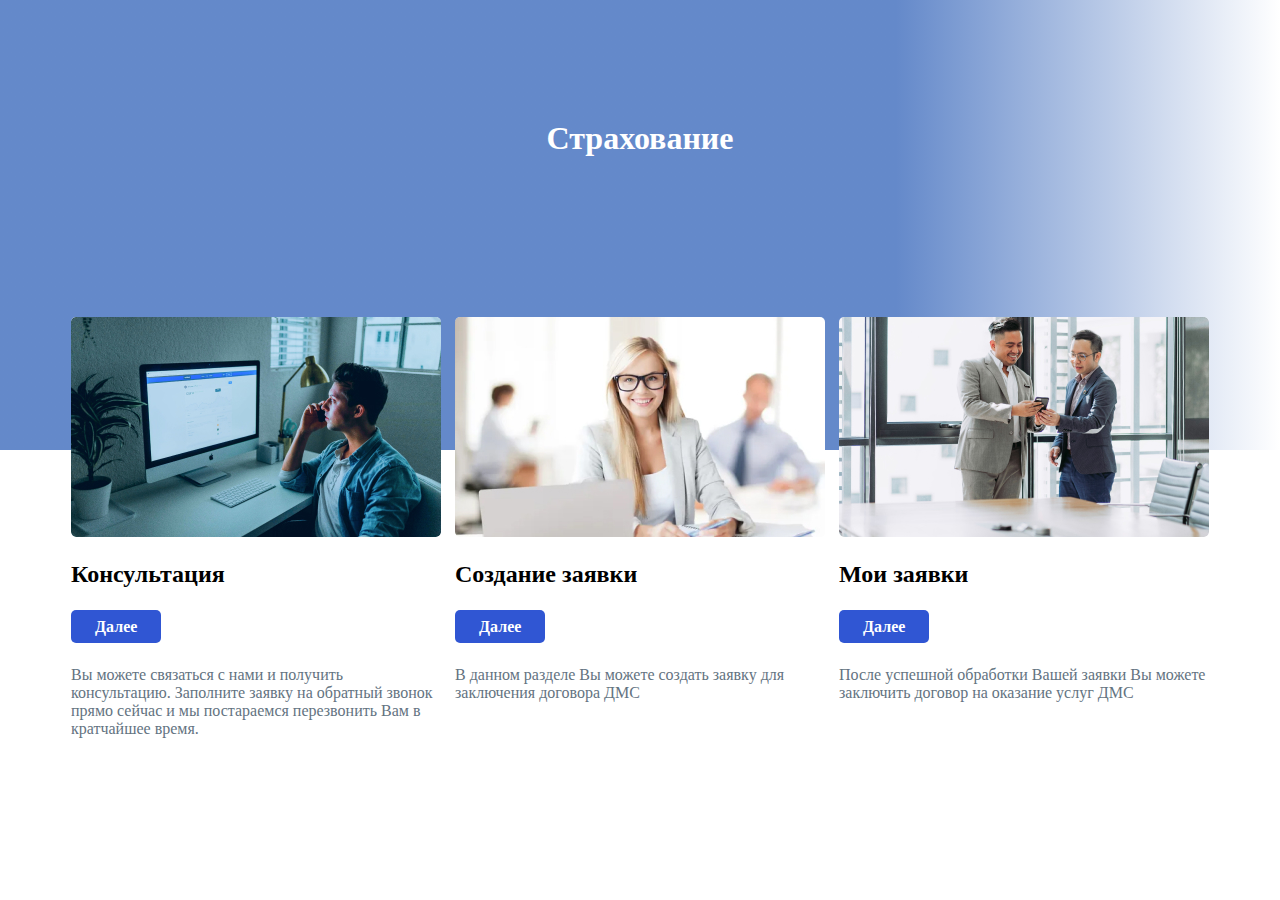
<file: index.html>
<!DOCTYPE html>
<html lang="en">
<head>
    <meta charset="UTF-8">
    <meta http-equiv="X-UA-Compatible" content="IE=edge">
    <meta name="viewport" content="width=device-width, initial-scale=1.0">
    <title>Нукта</title>
    <!-- JS -->
    <script src="https://ajax.googleapis.com/ajax/libs/jquery/2.0.0/jquery.min.js"></script>
    <script src="http://css3-mediaqueries-js.googlecode.com/svn/trunk/css3-mediaqueries.js"></script>
    <!-- CSS Стили -->
    <link rel="stylesheet" href="styles/css/index.css">
    <!-- Google Fonts Icons -->
    <link href="https://fonts.googleapis.com/css2?family=Material+Symbols+Outlined" rel="stylesheet" />
    <link href='https://unpkg.com/boxicons@2.1.2/css/boxicons.min.css' rel='stylesheet'>
</head>
<body>
    <main>
        <div class="wrapper">
            <div class="background"></div>
            <h1>Страхование</h1>
            <div class="content">
                <div class="service">
                    <div class="image">
                        <img src="assets/Blog_Image_1s.jpg" alt="">
                    </div>
                    <h2>Консультация</h2>
                    <div class="button">
                        <a href="#">Далее</a>
                    </div>
                    <h4>Вы можете связаться с нами и получить консультацию.
                    Заполните заявку на обратный звонок прямо сейчас и мы постараемся перезвонить Вам в кратчайшее время.
                    </h4>
                </div>
                <div class="service">
                    <div class="image">
                        <img src="assets/Blog_Image_2s.jpg" alt="">
                    </div>
                    <h2>Создание заявки </h2>
                    <div class="button">
                        <a href="#">Далее</a>
                    </div>
                    <h4>В данном разделе Вы можете создать заявку для заключения договора ДМС</h4>
                </div>
                <div class="service">
                    <div class="image">
                        <img src="assets/Blog_Image_3s.jpg" alt="">
                    </div>
                    <h2>Мои заявки</h2>
                    <div class="button">
                        <a href="#">Далее</a>
                    </div>
                    <h4>После успешной обработки Вашей заявки Вы можете заключить договор на оказание услуг ДМС </h4>
                </div>
            </div>
        </div>
    </main>
</body>
</html>
</file>
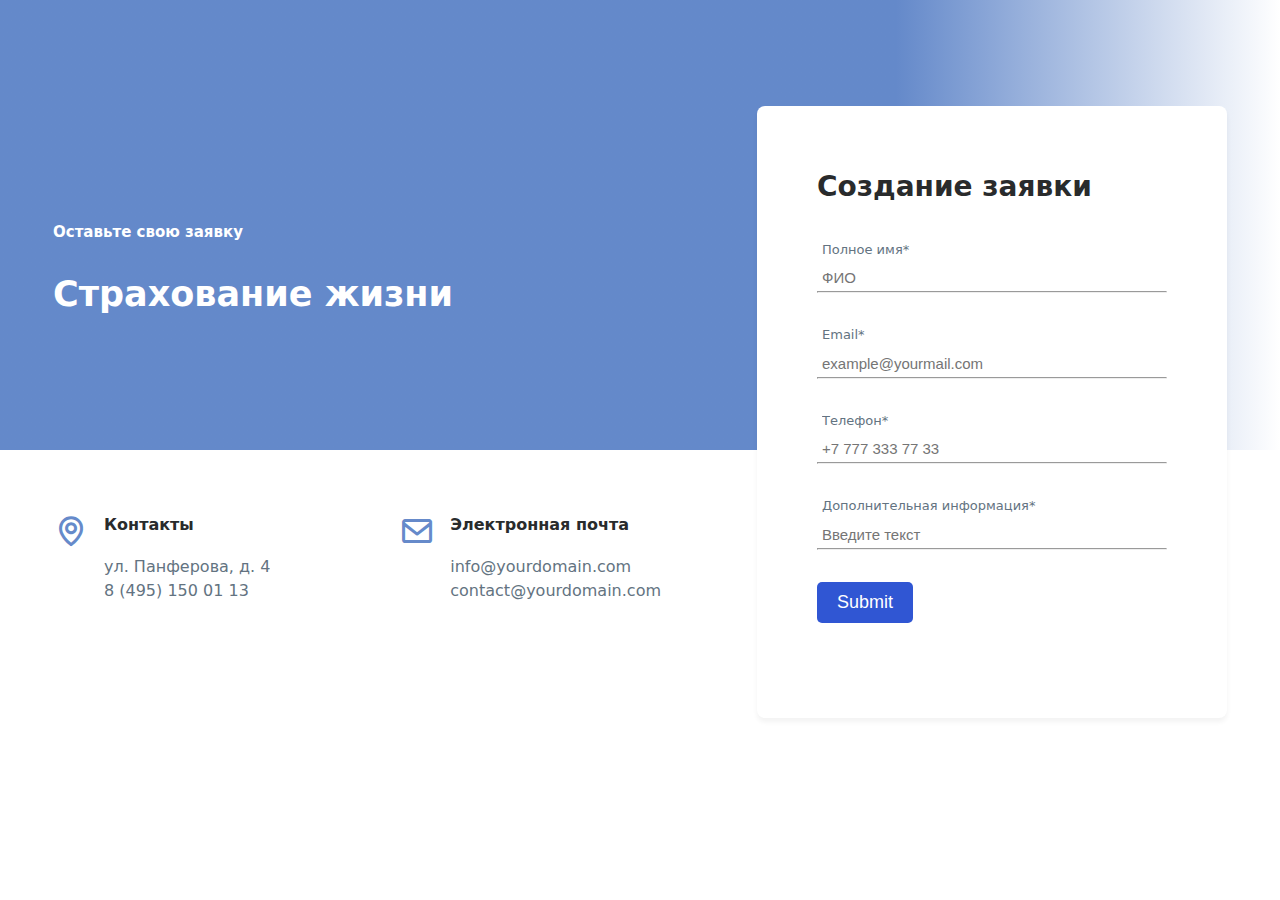
<file: service/life_isurance.html>
<!DOCTYPE html>
<html lang="en">
<head>
    <meta charset="UTF-8">
    <meta http-equiv="X-UA-Compatible" content="IE=edge">
    <meta name="viewport" content="width=device-width, initial-scale=1.0">
    <title>Нукта</title>
    <!-- JS -->
    <script src="https://ajax.googleapis.com/ajax/libs/jquery/2.0.0/jquery.min.js"></script>
    <script src="http://css3-mediaqueries-js.googlecode.com/svn/trunk/css3-mediaqueries.js"></script>
    <!-- CSS Стили -->
    <link rel="stylesheet" href="../styles/css/life_isurance.css">
    <!-- Google Fonts Icons -->
    <link href="https://fonts.googleapis.com/css2?family=Material+Symbols+Outlined" rel="stylesheet" />
    <link href='https://unpkg.com/boxicons@2.1.2/css/boxicons.min.css' rel='stylesheet'>
</head>
<body>
    <main>
        <div class="wrapper">
            <div class="background"></div>
            <div class="content">
                <div class="left">
                    <div class="upper">
                        <h2>Оставьте свою заявку</h2>
                        <h1>Страхование жизни</h1>
                    </div>
                    <div class="lower">
                        <div class="contact">
                            <i class="bx bx-map bx-md"></i>
                            <div>
                                <h3>Контакты</h3>
                                <h4>ул. Панферова, д. 4</h4>
                                <h4>8 (495) 150 01 13</h4>
                            </div>
                        </div>
                        <div class="contact">
                            <i class="bx bx-envelope bx-md"></i>
                            <div>
                                <h3>Электронная почта</h3>
                                <h4>info@yourdomain.com</h4>
                                <h4>contact@yourdomain.com</h4>
                            </div>
                        </div>
                    </div>
                </div>
                <div class="right">
                    <div class="form_div">
                        <h1>Создание заявки</h1>
                        <form action="post">
                            <div class="module_field">
                                <p>Полное имя*</p>
                                <div class="field">
                                    <input type="text" name="" placeholder="ФИО">
                                </div>
                                <hr>
                            </div>
                            <div class="module_field">
                                <p>Email*</p>
                                <div class="field">
                                    <input type="text" name="" placeholder="example@yourmail.com">
                                </div>
                                <hr>
                            </div>
                            <div class="module_field">
                                <p>Телефон*</p>
                                <div class="field">
                                    <input type="text" name="" placeholder="+7 777 333 77 33">
                                </div>
                                <hr>
                            </div>
                            <div class="module_field">
                                <p>Дополнительная информация*</p>
                                <div class="field">
                                    <input type="text" name="" placeholder="Введите текст">
                                </div>
                                <hr>
                            </div>
                            <div class="module_field">
                                <div class="button">
                                    <input type="submit" placeholder="Отправить">
                                </div>
                            </div>
                        </form>
                    </div>
                </div>
            </div>

            <!-- Всплывающее окно успешное -->
            <div id="openModal" class="modal">
                <div class="modal-dialog">
                  <div class="modal-content">
                    <div class="modal-header">
                      <h3 class="modal-title">Заявка создана</h3>
                    </div>
                    <div class="modal-body">    
                      <p>Данные сохранены</p>
                      <a href="#close" title="Close" class="close">Готово</a>
                    </div>
                  </div>
                </div>
              </div>

              <!-- Всплывающее окно неудачное -->
              <div id="openModal" class="modalf">
                <div class="modal-dialogf">
                  <div class="modal-contentf">
                    <div class="modal-headerf">
                        <div class="dots">
                            <p>.</p>
                            <p>.</p>
                            <p>.</p>
                            <p>.</p>
                            <p>.</p>
                            <p>.</p>
                            <p>.</p>
                            <p>.</p>
                            <p>.</p>
                            <p>.</p>
                            <p>.</p>
                            <p>.</p>
                            <p>.</p>
                            <p>.</p>
                            <p>.</p>
                            <p>.</p>
                        </div>
                        <div class="dots" id="dots">
                            <p>.</p>
                            <p>.</p>
                            <p>.</p>
                            <p>.</p>
                            <p>.</p>
                            <p>.</p>
                            <p>.</p>
                            <p>.</p>
                            <p>.</p>
                            <p>.</p>
                            <p>.</p>
                            <p>.</p>
                            <p>.</p>
                            <p>.</p>
                            <p>.</p>
                            <p>.</p>
                        </div>
                      <h3 class="modal-titlef">Ошибка</h3>
                    </div>
                    <div class="modal-bodyf">    
                      <p>Данные внесены неверно</p>
                      <a href="#close" title="Close" class="closef">Повторная попытка</a>
                    </div>
                  </div>
                </div>
              </div>
        </div>
    </main>
</body>
</html>
</file>
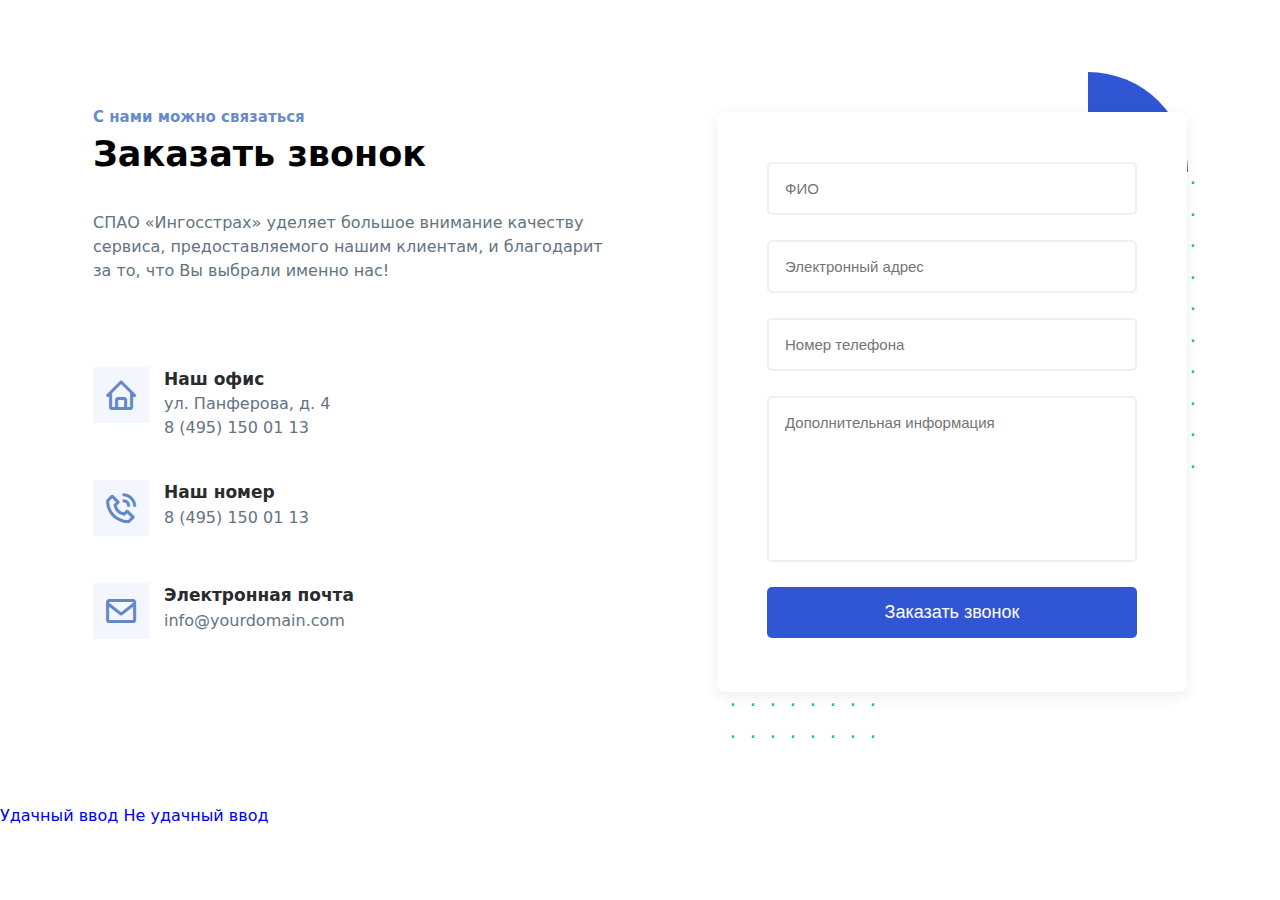
<file: service/order_call.html>
<!DOCTYPE html>
<html lang="en">
<head>
    <meta charset="UTF-8">
    <meta http-equiv="X-UA-Compatible" content="IE=edge">
    <meta name="viewport" content="width=device-width, initial-scale=1.0">
    <title>Нукта</title>
    <!-- JS -->
    <script src="https://ajax.googleapis.com/ajax/libs/jquery/2.0.0/jquery.min.js"></script>
    <script src="http://css3-mediaqueries-js.googlecode.com/svn/trunk/css3-mediaqueries.js"></script>
    <!-- CSS Стили -->
    <link rel="stylesheet" href="../styles/css/order_call.css">
    <!-- Google Fonts Icons -->
    <link href="https://fonts.googleapis.com/css2?family=Material+Symbols+Outlined" rel="stylesheet" />
    <link href='https://unpkg.com/boxicons@2.1.2/css/boxicons.min.css' rel='stylesheet'>
</head>
<body>
    <main>
        <div class="wrapper">
            <div class="content">
                <div class="left">
                    <div class="upper">
                        <h2>С нами можно связаться</h2>
                        <h1>Заказать звонок</h1>
                        <h4>СПАО «Ингосстрах» уделяет большое внимание качеству сервиса, предоставляемого нашим клиентам, и благодарит за то, что Вы выбрали именно нас!
                        </h4>
                    </div>
                    <div class="lower">
                        <div class="contact">
                            <div class="tmp">
                                <i class="bx bx-home bx-md"></i>
                            </div>
                            <div>
                                <h3>Наш офис</h3>
                                <h4>ул. Панферова, д. 4</h4>
                                <h4>8 (495) 150 01 13</h4>
                            </div>
                        </div>
                        <div class="contact">
                            <div class="tmp">
                                <i class="bx bx-phone-call bx-md"></i>
                            </div>
                            <div>
                                <h3>Наш номер</h3>
                                <h4>8 (495) 150 01 13</h4>
                            </div>
                        </div>
                        <div class="contact">
                            <div class="tmp">
                               <i class="bx bx-envelope bx-md"></i> 
                            </div>
                            <div>
                                <h3>Электронная почта</h3>
                                <h4>info@yourdomain.com</h4>
                            </div>
                        </div>
                    </div>
                </div>
                <!-- Четверть круга -->
                <div class="quarter_div">
                    <div class="quarter"></div>
                </div>
                <div class="right">
                    <div class="form_div">
                        <div class="dotsf">
                            <p>.</p>
                            <p>.</p>
                            <p>.</p>
                            <p>.</p>
                            <p>.</p>
                            <p>.</p>
                            <p>.</p>
                            <p>.</p>
                            <p>.</p>
                            <p>.</p>
                            <p>.</p>
                            <p>.</p>
                            <p>.</p>
                            <p>.</p>
                            <p>.</p>
                            <p>.</p>
                            <p>.</p>
                            <p>.</p>
                            <p>.</p>
                            <p>.</p>
                            <p>.</p>
                            <p>.</p>
                            <p>.</p>
                            <p>.</p>
                            <p>.</p>
                            <p>.</p>
                            <p>.</p>
                            <p>.</p>
                            <p>.</p>
                            <p>.</p>
                            <p>.</p>
                            <p>.</p>
                            <p>.</p>
                            <p>.</p>
                            <p>.</p>
                            <p>.</p>
                            <p>.</p>
                            <p>.</p>
                            <p>.</p>
                            <p>.</p>
                            <p>.</p>
                            <p>.</p>
                            <p>.</p>
                            <p>.</p>
                            <p>.</p>
                            <p>.</p>
                            <p>.</p>
                            <p>.</p>
                            <p>.</p>
                            <p>.</p>
                            <p>.</p>
                            <p>.</p>
                            <p>.</p>
                            <p>.</p>
                            <p>.</p>
                            <p>.</p>
                            <p>.</p>
                            <p>.</p>
                            <p>.</p>
                            <p>.</p>
                            <p>.</p>
                            <p>.</p>
                            <p>.</p>
                            <p>.</p>
                            <p>.</p>
                            <p>.</p>
                            <p>.</p>
                            <p>.</p>
                            <p>.</p>
                            <p>.</p>
                            <p>.</p>
                            <p>.</p>
                            <p>.</p>
                            <p>.</p>
                            <p>.</p>
                            <p>.</p>
                            <p>.</p>
                            <p>.</p>
                            <p>.</p>
                            <p>.</p>
                        </div>
                        <div class="dotsf" id="dotsf">
                            <p>.</p>
                            <p>.</p>
                            <p>.</p>
                            <p>.</p>
                            <p>.</p>
                            <p>.</p>
                            <p>.</p>
                            <p>.</p>
                            <p>.</p>
                            <p>.</p>
                            <p>.</p>
                            <p>.</p>
                            <p>.</p>
                            <p>.</p>
                            <p>.</p>
                            <p>.</p>
                            <p>.</p>
                            <p>.</p>
                            <p>.</p>
                            <p>.</p>
                            <p>.</p>
                            <p>.</p>
                            <p>.</p>
                            <p>.</p>
                            <p>.</p>
                            <p>.</p>
                            <p>.</p>
                            <p>.</p>
                            <p>.</p>
                            <p>.</p>
                            <p>.</p>
                            <p>.</p>
                            <p>.</p>
                            <p>.</p>
                            <p>.</p>
                            <p>.</p>
                            <p>.</p>
                            <p>.</p>
                            <p>.</p>
                            <p>.</p>
                            <p>.</p>
                            <p>.</p>
                            <p>.</p>
                            <p>.</p>
                            <p>.</p>
                            <p>.</p>
                            <p>.</p>
                            <p>.</p>
                            <p>.</p>
                            <p>.</p>
                            <p>.</p>
                            <p>.</p>
                            <p>.</p>
                            <p>.</p>
                            <p>.</p>
                            <p>.</p>
                            <p>.</p>
                            <p>.</p>
                            <p>.</p>
                            <p>.</p>
                            <p>.</p>
                            <p>.</p>
                            <p>.</p>
                            <p>.</p>
                            <p>.</p>
                            <p>.</p>
                            <p>.</p>
                            <p>.</p>
                            <p>.</p>
                            <p>.</p>
                            <p>.</p>
                            <p>.</p>
                            <p>.</p>
                            <p>.</p>
                            <p>.</p>
                            <p>.</p>
                            <p>.</p>
                            <p>.</p>
                            <p>.</p>
                            <p>.</p>
                        </div>
                        <form action="post">
                            <div class="module_field">
                                <div class="field">
                                    <input type="text" name="" placeholder="ФИО">
                                </div>
                            </div>
                            <div class="module_field">
                                <div class="field">
                                    <input type="text" name="" placeholder="Электронный адрес">
                                </div>
                            </div>
                            <div class="module_field">
                                <div class="field">
                                    <input type="text" name="" placeholder="Номер телефона">
                                </div>
                            </div>
                            <div class="module_field">
                                <div class="field" id="add_info">
                                    <input type="text" name="" placeholder="Дополнительная информация">
                                </div>
                            </div>
                            <div class="module_field">
                                <div class="button">
                                    <input type="button" value="Заказать звонок">
                                </div>
                            </div>
                        </form>
                    </div>
                </div>
            </div>

            <a href="#openModal">Удачный ввод</a>
            <a href="#openModalf">Не удачный ввод</a>

            <!-- Всплывающее окно успешное -->
            <div id="openModal" class="modal">
                <div class="modal-dialog">
                  <div class="modal-content">
                    <div class="modal-header">
                      <h3 class="modal-title">Заявка создана</h3>
                    </div>
                    <div class="modal-body">    
                      <p>Данные сохранены</p>
                      <a href="#close" title="Close" class="close">Готово</a>
                    </div>
                  </div>
                </div>
              </div>

              <!-- Всплывающее окно неудачное -->
              <div id="openModalf" class="modalf">
                <div class="modal-dialogf">
                  <div class="modal-contentf">
                    <div class="modal-headerf">
                        <div class="dots">
                            <p>.</p>
                            <p>.</p>
                            <p>.</p>
                            <p>.</p>
                            <p>.</p>
                            <p>.</p>
                            <p>.</p>
                            <p>.</p>
                            <p>.</p>
                            <p>.</p>
                            <p>.</p>
                            <p>.</p>
                            <p>.</p>
                            <p>.</p>
                            <p>.</p>
                            <p>.</p>
                        </div>
                        <div class="dots" id="dots">
                            <p>.</p>
                            <p>.</p>
                            <p>.</p>
                            <p>.</p>
                            <p>.</p>
                            <p>.</p>
                            <p>.</p>
                            <p>.</p>
                            <p>.</p>
                            <p>.</p>
                            <p>.</p>
                            <p>.</p>
                            <p>.</p>
                            <p>.</p>
                            <p>.</p>
                            <p>.</p>
                        </div>
                      <h3 class="modal-titlef">Ошибка</h3>
                    </div>
                    <div class="modal-bodyf">    
                      <p>Данные внесены неверно</p>
                      <a href="#close" title="Close" class="closef">Повторная попытка</a>
                    </div>
                  </div>
                </div>
              </div>
        </div>
    </main>
</body>
</html>
</file>
<file: styles/css/index.css>
* {
  margin: 0;
  padding: 0;
  overflow-x: hidden;
}

a {
  text-decoration: none;
}

.container {
  margin: 0 auto;
  width: 70%;
}
@media only screen and (max-width: 600px) {
  .container {
    width: 100%;
  }
}

.background {
  width: 100%;
  height: 50%;
  position: absolute;
  background: linear-gradient(to right, rgba(33, 86, 179, 0.6980392157) 70%, white);
  z-index: -1;
}

h1 {
  text-align: center;
  color: white;
  margin-top: 120px;
}

.content {
  display: flex;
  flex-flow: row nowrap;
  justify-content: space-around;
  align-items: flex-start;
  margin: 0 auto;
  margin-top: 10em;
  width: 90%;
}
.content img {
  border-radius: 5px;
}
.content .service {
  width: 370px;
}
.content .service h2 {
  font-size: 24px;
  font-weight: 600;
  margin: 20px 0;
  margin-bottom: 30px;
}
.content .service .button {
  display: inline;
  border-radius: 5px;
  padding: 0.5em 1.5em;
  background: #3056D3;
  cursor: pointer;
  transition: all 0.5s;
}
.content .service .button a {
  color: white;
  font-size: 16px;
  font-weight: 600;
  text-align: center;
}
.content .service .button:hover {
  background: #2444ac;
  transition: all 0.5s;
}
.content .service h4 {
  font-weight: 400;
  font-size: 16px;
  color: #637381;
  margin: 30px 0;
}
</file>
<file: styles/css/life_isurance.css>
@charset "UTF-8";
* {
  margin: 0;
  padding: 0;
  overflow-x: hidden;
}

a {
  text-decoration: none;
}

.container {
  margin: 0 auto;
  width: 70%;
}
@media only screen and (max-width: 600px) {
  .container {
    width: 100%;
  }
}

.background {
  width: 100%;
  height: 50%;
  position: absolute;
  background: linear-gradient(to right, rgba(33, 86, 179, 0.6980392157) 70%, white);
  z-index: -1;
}

.content {
  display: flex;
  flex-flow: row;
  justify-content: center;
  align-items: center;
  margin: 7% auto;
  padding: 1em 0;
}

.left {
  margin-right: 4em;
  width: 50%;
}
.left .upper h2 {
  color: white;
  font-size: 15px;
  font-weight: 600;
  margin-bottom: 25px;
}
.left .upper h1 {
  color: white;
  font-size: 35px;
  font-weight: 600;
}
.left .lower {
  width: 100%;
  margin-top: 12em;
  display: flex;
  flex-flow: row nowrap;
  justify-content: space-between;
  align-items: center;
}
.left .lower .contact {
  display: flex;
  flex-flow: row nowrap;
  justify-content: space-between;
  padding-right: 2em;
}
.left .lower .contact i {
  color: rgba(33, 86, 179, 0.6980392157);
  font-weight: 100;
  margin-right: 15px;
}
.left .lower .contact h3 {
  font-size: 16px;
  font-weight: 600;
  margin-bottom: 18px;
}
.left .lower .contact h4 {
  font-size: 16px;
  font-weight: 400;
  color: #637381;
}

.right {
  width: 470px;
  height: 612px;
  background: white;
  border-radius: 8px;
  box-shadow: 0px 4px 5px rgba(0, 0, 0, 0.05);
}
.right select:focus, .right input:focus {
  outline: none;
}
.right .form_div {
  margin: 60px;
}
.right .form_div h1 {
  font-size: 28px;
  font-weight: 600;
}
.right form .module_field {
  margin-top: 2em;
}
.right form .module_field .button {
  display: flex;
  justify-content: flex-start;
}
.right form .module_field .button input {
  font-size: 18px;
  border-radius: 5px;
  padding: 10px 20px;
  border: hidden;
  background-color: #3056D3;
  color: white;
  transition: background-color 0.5s;
  cursor: pointer;
}
.right form .module_field .button input:hover {
  transition: background-color 0.5s;
  background-color: #2444ac;
}
.right form p {
  font-size: 13px;
  font-weight: 400;
  color: #637381;
  margin-bottom: 5px;
  margin-left: 5px;
}
.right form .field {
  display: flex;
  flex-flow: row;
  align-items: center;
  padding: 5px;
}
.right form .field #empty_field {
  margin: 0 10px;
}
.right form .field input {
  border: hidden;
  width: 100%;
  font-size: 15px;
  color: #637381;
  font-weight: 400;
}

body {
  font-family: -apple-system, system-ui, BlinkMacSystemFont, "Segoe UI", Roboto, "Helvetica Neue", Arial, sans-serif;
  font-size: 16px;
  font-weight: 400;
  line-height: 1.5;
  color: #292b2c;
  background-color: #fff;
}

/* свойства модального окна по умолчанию */
.modal {
  position: fixed; /* фиксированное положение */
  top: 0;
  right: 0;
  bottom: 0;
  left: 0;
  background: rgba(75, 112, 177, 0.6392156863); /* цвет фона */
  z-index: 1050;
  opacity: 0; /* по умолчанию модальное окно прозрачно */
  transition: opacity 200ms ease-in; /* анимация перехода */
  pointer-events: none; /* элемент невидим для событий мыши */
  margin: 0;
  padding: 0;
}

/* при отображении модального окно */
.modal:target {
  opacity: 1; /* делаем окно видимым */
  pointer-events: auto; /* элемент видим для событий мыши */
  overflow-y: hidden; /* добавляем прокрутку по y, когда элемент не помещается на страницу */
}

/* ширина модального окна и его отступы от экрана */
.modal-dialog {
  position: relative;
  width: auto;
  margin: 10px;
}

@media (min-width: 576px) {
  .modal-dialog {
    max-width: 500px;
    margin: 30px auto; /* для отображения модального окна по центру */
  }
}
/* свойства для блока, содержащего контент модального окна */
.modal-content {
  position: relative;
  display: flex;
  flex-direction: column;
  background-color: #fff;
  -webkit-background-clip: padding-box;
  background-clip: padding-box;
  border: 1px solid rgba(0, 0, 0, 0.2);
  border-radius: 0.3rem;
  outline: 0;
  margin: 20em auto;
}

/* свойства для заголовка модального окна */
.modal-header {
  display: flex;
  align-items: center;
  justify-content: center;
  padding: 20px;
}

.modal-title {
  margin-top: 0;
  margin-bottom: 0;
  line-height: 1.5;
  font-size: 1.25rem;
  font-weight: 500;
}

/* свойства для кнопки "Закрыть" */
.close {
  float: right;
  font-family: sans-serif;
  font-size: 16px;
  font-weight: 500;
  line-height: 1;
  color: rgb(255, 255, 255);
  text-decoration: none;
  overflow-y: hidden;
  padding: 10px 20px;
  background-color: #3056D3;
  border-radius: 5px;
}

/* свойства для кнопки "Закрыть" при нахождении её в фокусе или наведении */
.close:focus, .close:hover {
  color: rgb(255, 255, 255);
  text-decoration: none;
  cursor: pointer;
  opacity: 0.75;
}

/* свойства для блока, содержащего основное содержимое окна */
.modal-body {
  display: flex;
  flex-flow: column nowrap;
  justify-content: space-around;
  align-items: center;
  position: relative;
  flex: 1 1 auto;
  padding: 15px;
  overflow: auto;
  padding-top: 0;
}
.modal-body p {
  font-size: 18px;
  font-weight: 400;
  padding-bottom: 40px;
}

body {
  font-family: -apple-system, system-ui, BlinkMacSystemFont, "Segoe UI", Roboto, "Helvetica Neue", Arial, sans-serif;
  font-size: 16px;
  font-weight: 400;
  line-height: 1.5;
  color: #292b2c;
  background-color: #fff;
}

/* свойства модального окна по умолчанию */
.modalf {
  position: fixed; /* фиксированное положение */
  top: 0;
  right: 0;
  bottom: 0;
  left: 0;
  background: rgba(75, 112, 177, 0.6392156863); /* цвет фона */
  z-index: 1050;
  opacity: 0; /* по умолчанию модальное окно прозрачно */
  transition: opacity 200ms ease-in; /* анимация перехода */
  pointer-events: none; /* элемент невидим для событий мыши */
  margin: 0;
  padding: 0;
}

/* при отображении модального окно */
.modalf:target {
  opacity: 1; /* делаем окно видимым */
  pointer-events: auto; /* элемент видим для событий мыши */
  overflow-y: hidden; /* добавляем прокрутку по y, когда элемент не помещается на страницу */
}

/* ширина модального окна и его отступы от экрана */
.modal-dialogf {
  position: relative;
  width: auto;
  margin: 10px;
}

@media (min-width: 576px) {
  .modal-dialogf {
    max-width: 500px;
    margin: 30px auto; /* для отображения модального окна по центру */
  }
}
/* свойства для блока, содержащего контент модального окна */
.modal-contentf {
  position: relative;
  display: flex;
  flex-direction: column;
  background-color: #3056D3;
  -webkit-background-clip: padding-box;
  background-clip: padding-box;
  border: 1px solid rgba(0, 0, 0, 0.2);
  border-radius: 20px;
  outline: 0;
  margin: 10em auto;
  padding: 6em 0;
}

/* свойства для заголовка модального окна */
.modal-headerf {
  display: flex;
  align-items: center;
  justify-content: center;
}

.dots {
  display: grid;
  position: absolute;
  top: 0;
  left: 15px;
  grid-template-columns: repeat(4, 10px);
  grid-column-gap: 10px;
  grid-row-gap: 0px;
}
.dots p {
  color: white;
  font-size: 16px;
}
.dots#dots {
  top: 360px;
  left: 420px;
  z-index: 99999;
}

.modal-titlef {
  margin-top: 0;
  margin-bottom: 0;
  line-height: 1.5;
  font-size: 100px;
  font-weight: 700;
  color: white;
}

/* свойства для кнопки "Закрыть" */
.closef {
  float: right;
  font-family: sans-serif;
  font-size: 16px;
  font-weight: 500;
  line-height: 1;
  color: #3056D3;
  text-decoration: none;
  overflow-y: hidden;
  padding: 10px 20px;
  background-color: white;
  border-radius: 5px;
}

/* свойства для кнопки "Закрыть" при нахождении её в фокусе или наведении */
.closef:focus, .closef:hover {
  color: #3056D3;
  text-decoration: none;
  cursor: pointer;
  opacity: 0.75;
}

/* свойства для блока, содержащего основное содержимое окна */
.modal-bodyf {
  display: flex;
  flex-flow: column nowrap;
  justify-content: space-around;
  align-items: center;
  position: relative;
  flex: 1 1 auto;
  padding: 15px;
  overflow: auto;
  padding-top: 0;
}
.modal-bodyf p {
  font-size: 24px;
  font-weight: 600;
  color: white;
  padding-bottom: 40px;
}
</file>
<file: styles/css/order_call.css>
@charset "UTF-8";
* {
  margin: 0;
  padding: 0;
  overflow-x: hidden;
}

a {
  text-decoration: none;
}

.container {
  margin: 0 auto;
  width: 70%;
}
@media only screen and (max-width: 600px) {
  .container {
    width: 100%;
  }
}

.content {
  display: flex;
  flex-flow: row;
  justify-content: center;
  align-items: center;
  margin: 7% auto;
  padding: 1em 0;
}

.left {
  margin-right: 4em;
  width: 50%;
}
.left .upper h2 {
  color: white;
  font-size: 15px;
  font-weight: 600;
  margin-bottom: 25px;
}
.left .upper h1 {
  color: white;
  font-size: 35px;
  font-weight: 600;
}
.left .lower {
  width: 100%;
  margin-top: 12em;
  display: flex;
  flex-flow: row nowrap;
  justify-content: space-between;
  align-items: center;
}
.left .lower .contact {
  display: flex;
  flex-flow: row nowrap;
  justify-content: space-between;
  padding-right: 2em;
}
.left .lower .contact i {
  color: rgba(33, 86, 179, 0.6980392157);
  font-weight: 100;
  margin-right: 15px;
}
.left .lower .contact h3 {
  font-size: 16px;
  font-weight: 600;
  margin-bottom: 18px;
}
.left .lower .contact h4 {
  font-size: 16px;
  font-weight: 400;
  color: #637381;
}

.left {
  margin-right: 7em;
  width: 40%;
}
.left .upper h2 {
  color: rgba(33, 86, 179, 0.6980392157);
  font-size: 15px;
  font-weight: 600;
  margin-bottom: 0px;
}
.left .upper h1 {
  color: black;
  font-size: 35px;
  font-weight: 600;
  margin-bottom: 30px;
}
.left .upper h4 {
  font-size: 16px;
  font-weight: 400;
  color: #637381;
}
.left .lower {
  width: auto;
  padding: 2em 0;
  margin-top: 2em;
  display: flex;
  flex-flow: column nowrap;
  justify-content: space-around;
  align-items: flex-start;
}
.left .lower .contact {
  display: flex;
  flex-flow: row nowrap;
  justify-content: space-around;
  align-items: flex-start;
  margin: 20px 0;
  padding-right: 2em;
}
.left .lower .contact .tmp {
  margin-right: 15px;
}
.left .lower .contact .tmp i {
  color: rgba(33, 86, 179, 0.6980392157);
  font-weight: 100;
  margin-right: 15px;
  margin: 0 auto;
  padding: 10px;
  background-color: rgba(48, 86, 211, 0.0509803922);
}
.left .lower .contact div h3 {
  font-size: 17px;
  font-weight: 600;
  margin-bottom: 0px;
}
.left .lower .contact div h4 {
  font-size: 16px;
  font-weight: 400;
  color: #637381;
}

.right {
  width: 470px;
  height: 580px;
  background: white;
  border-radius: 8px;
  box-shadow: 0px 4px 15px rgba(0, 0, 0, 0.08);
}
.right select:focus, .right input:focus {
  outline: none;
}
.right .form_div {
  margin: 25px 50px;
}
.right form .module_field {
  margin-top: 25px;
}
.right form .module_field .button {
  display: flex;
  justify-content: center;
}
.right form .module_field .button input {
  font-size: 18px;
  border-radius: 5px;
  padding: 15px 20px;
  width: 100%;
  border: hidden;
  background-color: #3056D3;
  color: white;
  transition: background-color 0.5s;
  cursor: pointer;
}
.right form .module_field .button input:hover {
  transition: background-color 0.5s;
  background-color: #2444ac;
}
.right form .field {
  border: 2px solid #F0F0F0;
  border-radius: 5px;
  display: flex;
  flex-flow: row;
  align-items: center;
  padding: 1em;
}
.right form .field#add_info {
  height: 130px;
  align-items: flex-start;
}
.right form .field input {
  border: hidden;
  width: 100%;
  font-size: 15px;
  color: #637381;
  font-weight: 400;
}

body {
  font-family: -apple-system, system-ui, BlinkMacSystemFont, "Segoe UI", Roboto, "Helvetica Neue", Arial, sans-serif;
  font-size: 16px;
  font-weight: 400;
  line-height: 1.5;
  color: #292b2c;
  background-color: #fff;
}

/* свойства модального окна по умолчанию */
.modal {
  position: fixed; /* фиксированное положение */
  top: 0;
  right: 0;
  bottom: 0;
  left: 0;
  background: rgba(75, 112, 177, 0.6392156863); /* цвет фона */
  z-index: 1050;
  opacity: 0; /* по умолчанию модальное окно прозрачно */
  transition: opacity 200ms ease-in; /* анимация перехода */
  pointer-events: none; /* элемент невидим для событий мыши */
  margin: 0;
  padding: 0;
}

/* при отображении модального окно */
.modal:target {
  opacity: 1; /* делаем окно видимым */
  pointer-events: auto; /* элемент видим для событий мыши */
  overflow-y: hidden; /* добавляем прокрутку по y, когда элемент не помещается на страницу */
}

/* ширина модального окна и его отступы от экрана */
.modal-dialog {
  position: relative;
  width: auto;
  margin: 10px;
}

@media (min-width: 576px) {
  .modal-dialog {
    max-width: 500px;
    margin: 30px auto; /* для отображения модального окна по центру */
  }
}
/* свойства для блока, содержащего контент модального окна */
.modal-content {
  position: relative;
  display: flex;
  flex-direction: column;
  background-color: #fff;
  -webkit-background-clip: padding-box;
  background-clip: padding-box;
  border: 1px solid rgba(0, 0, 0, 0.2);
  border-radius: 0.3rem;
  outline: 0;
  margin: 20em auto;
}

/* свойства для заголовка модального окна */
.modal-header {
  display: flex;
  align-items: center;
  justify-content: center;
  padding: 20px;
}

.modal-title {
  margin-top: 0;
  margin-bottom: 0;
  line-height: 1.5;
  font-size: 1.25rem;
  font-weight: 500;
}

/* свойства для кнопки "Закрыть" */
.close {
  float: right;
  font-family: sans-serif;
  font-size: 16px;
  font-weight: 500;
  line-height: 1;
  color: rgb(255, 255, 255);
  text-decoration: none;
  overflow-y: hidden;
  padding: 10px 20px;
  background-color: #3056D3;
  border-radius: 5px;
}

/* свойства для кнопки "Закрыть" при нахождении её в фокусе или наведении */
.close:focus, .close:hover {
  color: rgb(255, 255, 255);
  text-decoration: none;
  cursor: pointer;
  opacity: 0.75;
}

/* свойства для блока, содержащего основное содержимое окна */
.modal-body {
  display: flex;
  flex-flow: column nowrap;
  justify-content: space-around;
  align-items: center;
  position: relative;
  flex: 1 1 auto;
  padding: 15px;
  overflow: auto;
  padding-top: 0;
}
.modal-body p {
  font-size: 18px;
  font-weight: 400;
  padding-bottom: 40px;
}

body {
  font-family: -apple-system, system-ui, BlinkMacSystemFont, "Segoe UI", Roboto, "Helvetica Neue", Arial, sans-serif;
  font-size: 16px;
  font-weight: 400;
  line-height: 1.5;
  color: #292b2c;
  background-color: #fff;
}

/* свойства модального окна по умолчанию */
.modalf {
  position: fixed; /* фиксированное положение */
  top: 0;
  right: 0;
  bottom: 0;
  left: 0;
  background: rgba(75, 112, 177, 0.6392156863); /* цвет фона */
  z-index: 1050;
  opacity: 0; /* по умолчанию модальное окно прозрачно */
  transition: opacity 200ms ease-in; /* анимация перехода */
  pointer-events: none; /* элемент невидим для событий мыши */
  margin: 0;
  padding: 0;
}

/* при отображении модального окно */
.modalf:target {
  opacity: 1; /* делаем окно видимым */
  pointer-events: auto; /* элемент видим для событий мыши */
  overflow-y: hidden; /* добавляем прокрутку по y, когда элемент не помещается на страницу */
}

/* ширина модального окна и его отступы от экрана */
.modal-dialogf {
  position: relative;
  width: auto;
  margin: 10px;
}

@media (min-width: 576px) {
  .modal-dialogf {
    max-width: 500px;
    margin: 30px auto; /* для отображения модального окна по центру */
  }
}
/* свойства для блока, содержащего контент модального окна */
.modal-contentf {
  position: relative;
  display: flex;
  flex-direction: column;
  background-color: #3056D3;
  -webkit-background-clip: padding-box;
  background-clip: padding-box;
  border: 1px solid rgba(0, 0, 0, 0.2);
  border-radius: 20px;
  outline: 0;
  margin: 10em auto;
  padding: 6em 0;
}

/* свойства для заголовка модального окна */
.modal-headerf {
  display: flex;
  align-items: center;
  justify-content: center;
}

.dots {
  display: grid;
  position: absolute;
  top: 0;
  left: 15px;
  grid-template-columns: repeat(4, 10px);
  grid-column-gap: 10px;
  grid-row-gap: 0px;
}
.dots p {
  color: white;
  font-size: 16px;
}
.dots#dots {
  top: 360px;
  left: 420px;
  z-index: 99999;
}

.modal-titlef {
  margin-top: 0;
  margin-bottom: 0;
  line-height: 1.5;
  font-size: 100px;
  font-weight: 700;
  color: white;
}

/* свойства для кнопки "Закрыть" */
.closef {
  float: right;
  font-family: sans-serif;
  font-size: 16px;
  font-weight: 500;
  line-height: 1;
  color: #3056D3;
  text-decoration: none;
  overflow-y: hidden;
  padding: 10px 20px;
  background-color: white;
  border-radius: 5px;
}

/* свойства для кнопки "Закрыть" при нахождении её в фокусе или наведении */
.closef:focus, .closef:hover {
  color: #3056D3;
  text-decoration: none;
  cursor: pointer;
  opacity: 0.75;
}

/* свойства для блока, содержащего основное содержимое окна */
.modal-bodyf {
  display: flex;
  flex-flow: column nowrap;
  justify-content: space-around;
  align-items: center;
  position: relative;
  flex: 1 1 auto;
  padding: 15px;
  overflow: auto;
  padding-top: 0;
}
.modal-bodyf p {
  font-size: 24px;
  font-weight: 600;
  color: white;
  padding-bottom: 40px;
}

.dotsf {
  display: grid;
  position: absolute;
  top: 48%;
  left: 57%;
  grid-template-columns: repeat(8, 10px);
  grid-column-gap: 10px;
  grid-row-gap: -10px;
  z-index: -99999;
}
.dotsf p {
  color: #13C296;
  font-size: 21px;
}
.dotsf#dotsf {
  top: 18%;
  left: 82%;
  z-index: -99999;
}

.quarter_div {
  position: absolute;
  width: 200px;
  height: 200px;
  top: 8%;
  left: 85%;
  z-index: -99999;
}
.quarter_div .quarter {
  position: absolute;
  width: 50%;
  height: 50%;
  background-color: #3056D3;
  border-radius: 0 100% 0 0;
}
</file>
